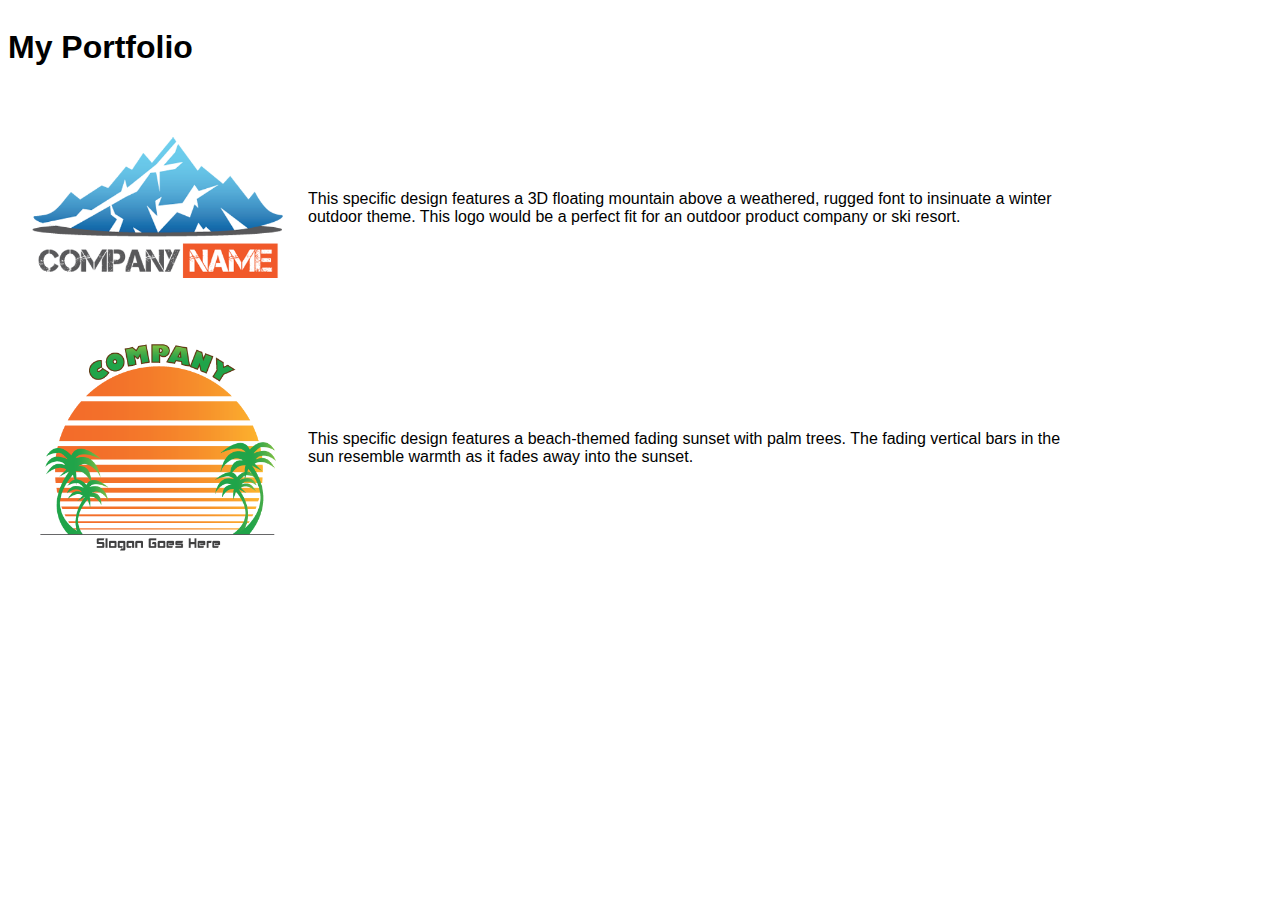
<file: CSS/link-to-a-stylesheet/index.html>
<!DOCTYPE html>

<!-- Instructions: Add a link to the stylesheet 'styles.css' at the designated spot below. -->

<!-- Hints:

* sample link: <link href="path-to-stylesheet/stylesheet.css" rel="stylesheet">
* path to stylesheet: "css/styles.css"

-->

<html>
<head>
	<title>Link to a Stylesheet Quiz</title>
	<!-- the next line loads the tests for the Udacity Feedback extension -->
	<meta name="udacity-grader" content="http://udacity.github.io/fend/lessons/L3/problem-set/10-link-to-a-stylesheet/tests.json">
	<!-- add link here -->
	<link rel="stylesheet" type="text/css" href="css/styles.css">
</head>
<body>
	<div class="container">
		<div class="portfolio">
			<h1>My Portfolio</h1>
			<div class="item">
				<img src="img/out-cold.png" width="300">
				<span>This specific design features a 3D floating mountain above a weathered, rugged font to insinuate a winter outdoor theme. This logo would be a perfect fit for an outdoor product company or ski resort.</span>
			</div>
			<div class="item">
				<img src="img/retro-beach.png" width="300">
				<span>This specific design features a beach-themed fading sunset with palm trees. The fading vertical bars in the sun resemble warmth as it fades away into the sunset.</span>
			</div>
		</div>
	</div>
</body>
</html>
</file>
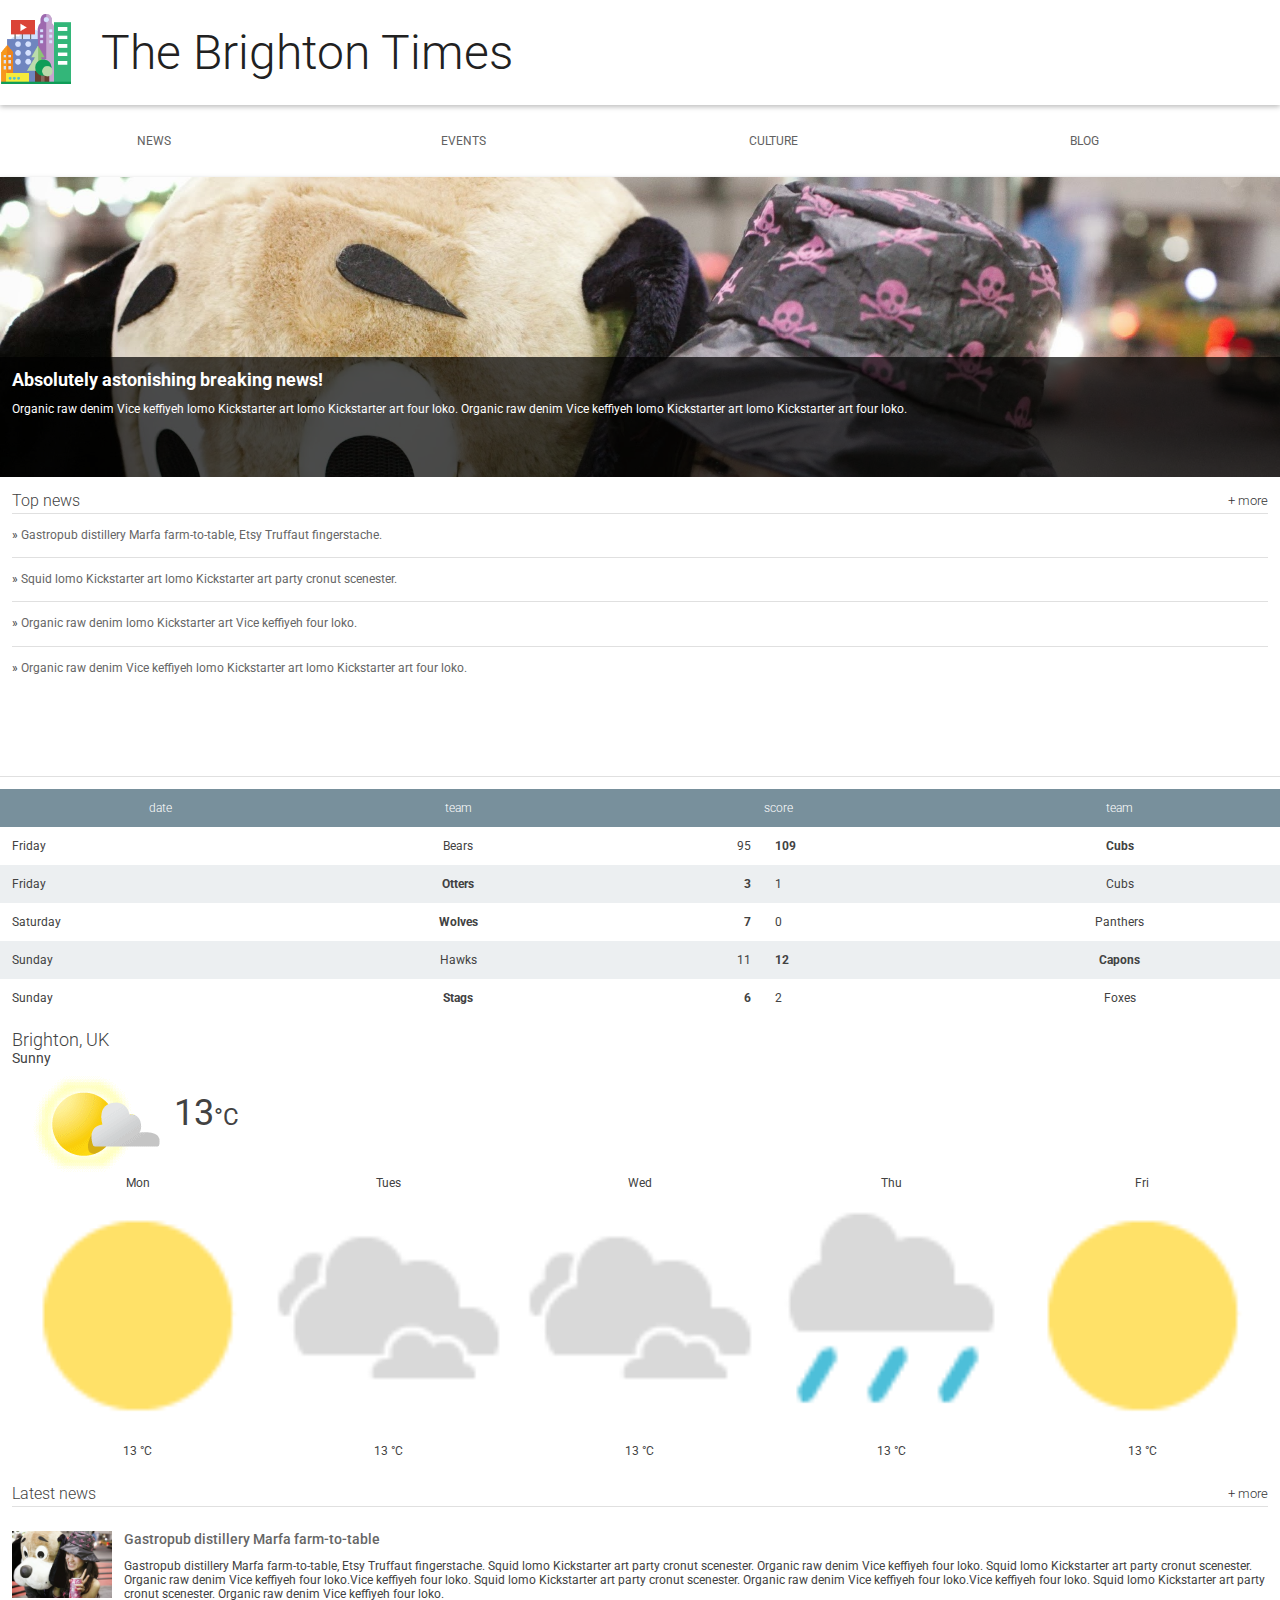
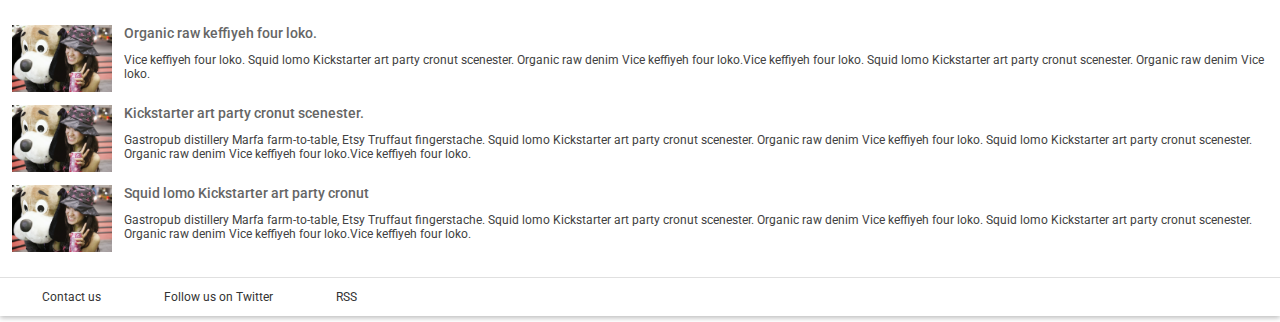
<file: CSS/RWDF-L2-Start/index.html>
<!doctype html>
<html lang="en">
  <head>
    <meta charset="utf-8">
    <meta http-equiv="X-UA-Compatible" content="IE=edge">
    <meta name="viewport" content="width=device-width, initial-scale=1.0">
    <title>Brighton Times</title>
    <link href="https://fonts.googleapis.com/css?family=Roboto:300,400,500" rel="stylesheet" type="text/css">
    <link rel="stylesheet" type="text/css" href="main.css">
  </head>
  <body>

    <header class="header">
      <div class="header__inner">
        <img class="header__logo" src="images/city.png" alt="iconic view of a cityscape">
        <h1 class="header__title">
          The Brighton Times
        </h1>
      </div>
    </header>

    <nav id="drawer" class="nav">
      <ul class="nav__list">
        <li class="nav__item"><a href="#">News</a></li>
        <li class="nav__item"><a href="#">Events</a></li>
        <li class="nav__item"><a href="#">Culture</a></li>
        <li class="nav__item"><a href="#">Blog</a></li>
      </ul>
    </nav>

    <main>
      <section class="content">
        <section class="hero">
          <article class="description">
            <h2>Absolutely astonishing breaking news!</h2>
            <p>Organic raw denim Vice keffiyeh lomo Kickstarter art lomo Kickstarter art four loko. Organic raw denim Vice keffiyeh lomo Kickstarter art lomo Kickstarter art four loko.</p>
          </article>
        </section>

        <section class="news top-news">
          <h2 class="news__title">Top news <a href="#" class="news__more">+ more</a></h2>
          <ul>
            <li class="top-news__item">
              <a href="#">Gastropub distillery Marfa farm-to-table, Etsy Truffaut fingerstache.</a>
            </li>
            <li class="top-news__item">
              <a href="#">Squid lomo Kickstarter art lomo Kickstarter art party cronut scenester.</a>
            </li>
            <li class="top-news__item">
              <a href="#">Organic raw denim lomo Kickstarter art Vice keffiyeh four loko.</a>
            </li>
            <li class="top-news__item">
              <a href="#">Organic raw denim Vice keffiyeh lomo Kickstarter art lomo Kickstarter art four loko.</a>
            </li>
          </ul>
        </section>

        <section class="scores">
          <table class="scores__table">
            <thead>
              <tr>
                <th>date</th>
                <th>team</th>
                <th colspan="2">score</th>
                <th>team</th>
              </tr>
            </thead>
            <tbody>
              <tr>
                <td>Friday</td>
                <td>Bears</td>
                <td>95</td>
                <td class="winner">109</td>
                <td class="winner">Cubs</td>
              </tr>
              <tr>
                <td>Friday</td>
                <td class="winner">Otters</td>
                <td class="winner">3</td>
                <td>1</td>
                <td>Cubs</td>
              </tr>
              <tr>
                <td>Saturday</td>
                <td class="winner">Wolves</td>
                <td class="winner">7</td>
                <td>0</td>
                <td>Panthers</td>
              </tr>
              <tr>
                <td>Sunday</td>
                <td>Hawks</td>
                <td>11</td>
                <td class="winner">12</td>
                <td class="winner">Capons</td>
              </tr>
              <tr>
                <td>Sunday</td>
                <td class="winner">Stags</td>
                <td class="winner">6</td>
                <td>2</td>
                <td>Foxes</td>
              </tr>
              
            </tbody>
          </table>
        </section>

        <section class="weather">
          <span class="weather__location">Brighton, UK</span>
          <span class="weather__desc">Sunny</span>
          <span class="weather__today">
          <img class="weather__today__image" src="images/weather.png" alt="icon of a partially sunny day"><span class="weather__today__temp">13</span><span class="weather__today__deg">&deg;C</span>
          </span>
          <ul class="weather__next">
            <li class="weather__next__item">
              <span>Mon</span>
              <img class="weather__next__image" src="images/sunny.png" alt="icon of a sunny day">
              <span>13 &deg;C</span>
            </li><li class="weather__next__item">
              <span>Tues</span>
              <img class="weather__next__image" src="images/cloudy.png" alt="icon of a cloudy day">
              <span>13 &deg;C</span>
            </li><li class="weather__next__item">
              <span>Wed</span>
              <img class="weather__next__image" src="images/cloudy.png" alt="icon of a cloudy day">
              <span>13 &deg;C</span>
            </li><li class="weather__next__item">
              <span>Thu</span>
              <img class="weather__next__image" src="images/rain.png" alt="icon of a rainy day">
              <span>13 &deg;C</span>
            </li><li class="weather__next__item">
              <span>Fri</span>
              <img class="weather__next__image" src="images/sunny.png" alt="icon of a sunny day">
              <span>13 &deg;C</span>
            </li>
          </ul>
        </section>

        <section class="news recent-news">
          <h2 class="news__title">Latest news <a href="#" class="news__more">+ more</a></h2>
          <ul>
            <li class="snippet">
              <img class="snippet__thumbnail" src="images/dog.jpg" alt="picture of a girl with a large, stuffed dog toy">
              <h3 class="snippet__title"><a href="#">Gastropub distillery Marfa farm-to-table</a></h3>
              <p>Gastropub distillery Marfa farm-to-table, Etsy Truffaut fingerstache.
              Squid lomo Kickstarter art party cronut scenester. Organic raw denim Vice keffiyeh four loko. Squid lomo Kickstarter art party cronut scenester. Organic raw denim Vice keffiyeh four loko.Vice keffiyeh four loko. Squid lomo Kickstarter art party cronut scenester. Organic raw denim Vice keffiyeh four loko.Vice keffiyeh four loko. Squid lomo Kickstarter art party cronut scenester. Organic raw denim Vice keffiyeh four loko.
              </p>
            </li>
            <li class="snippet">
              <img class="snippet__thumbnail" src="images/dog.jpg" alt="picture of a girl with a large, stuffed dog toy">
              <h3 class="snippet__title"><a href="#">Organic raw keffiyeh four loko.</a></h3>
              <p>Vice keffiyeh four loko. Squid lomo Kickstarter art party cronut scenester. Organic raw denim Vice keffiyeh four loko.Vice keffiyeh four loko. Squid lomo Kickstarter art party cronut scenester. Organic raw denim Vice loko.
              </p>
            </li>
            <li class="snippet">
              <img class="snippet__thumbnail" src="images/dog.jpg" alt="picture of a girl with a large, stuffed dog toy">
              <h3 class="snippet__title"><a href="#">Kickstarter art party cronut scenester.</a></h3>
              <p>Gastropub distillery Marfa farm-to-table, Etsy Truffaut fingerstache.
              Squid lomo Kickstarter art party cronut scenester. Organic raw denim Vice keffiyeh four loko. Squid lomo Kickstarter art party cronut scenester. Organic raw denim Vice keffiyeh four loko.Vice keffiyeh four loko.
              </p>
            </li>
            <li class="snippet">
              <img class="snippet__thumbnail" src="images/dog.jpg" alt="picture of a girl with a large, stuffed dog toy">
              <h3 class="snippet__title"><a href="#">Squid lomo Kickstarter art party cronut </a></h3>
              <p>Gastropub distillery Marfa farm-to-table, Etsy Truffaut fingerstache.
              Squid lomo Kickstarter art party cronut scenester. Organic raw denim Vice keffiyeh four loko. Squid lomo Kickstarter art party cronut scenester. Organic raw denim Vice keffiyeh four loko.Vice keffiyeh four loko.
              </p>
            </li>
          </ul>
        </section>
      </section>
      <footer>
        <ul>
          <li><a href="#">Contact us</a></li>
          <li><a href="#">Follow us on Twitter</a></li>
          <li><a href="#">RSS</a></li>
        </ul>
      </footer>
    </main>
  </body>
</html>
</file>
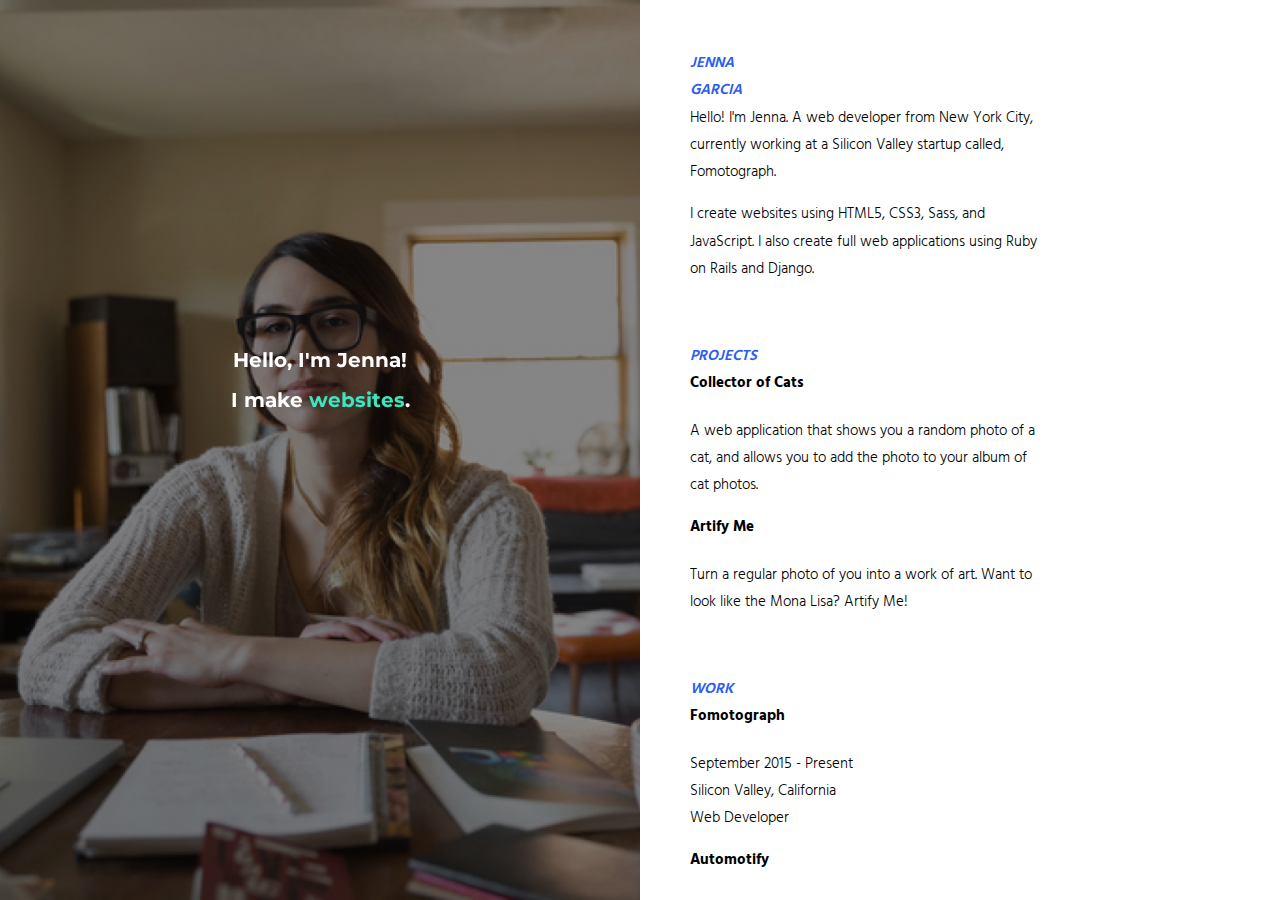
<file: CSS/the-mobile-experience-lab-no-breakpoints/index.html>
<!DOCTYPE html>
<html lang="en">
<head>
  <meta charset="utf-8">
  <meta http-equiv="X-UA-Compatible" content="ie=edge">
  <meta name="viewport" content="width=device-width, initial-rate=2.0">
  <title>The Mobile Experience</title>
  <link href="https://fonts.googleapis.com/css?family=Montserrat:500,700|Hind:400,600,300" rel="stylesheet" type="text/css">
  <link rel="stylesheet" href="css/normalize.css">
  <link rel="stylesheet" href="css/styles.css">
  <!-- current design is from http://rafaelderolez.be/, would need to be replaced if lab approved -->
</head>
<body>
  <div class="container">
    <section class="picture">
      <div class="intro">
        <h1>Hello, I'm Jenna!</h1>
        <h1>I make <em>websites</em>.</h1>
      </div>
      <div class="background">
      </div>
    </section>
    <section class="resume">
      <section class="part">
        <div class="sidebar">
          <span class="tag">Jenna Garcia</span>
        </div>
        <div class="main">
          <p>
            Hello! I'm  Jenna. A web developer from New York City, currently working at a Silicon Valley startup called, Fomotograph.
          </p>
          <p>
            I create websites using HTML5, CSS3, Sass, and JavaScript. I also create full web applications using Ruby on Rails and Django.
          </p>
        </div>
      </section>
      <section class="part">
        <div class="sidebar">
          <span class="tag">Projects</span>
        </div>
        <div class="main">
          <h4>Collector of Cats</h4>
          <p>
            A web application that shows you a random photo of a cat, and allows you to add the photo to your album of cat photos.
          </p>
          <h4>Artify Me</h4>
          <p>
            Turn a regular photo of you into a work of art. Want to look like the Mona Lisa? Artify Me!
          </p>
        </div>
      </section>
      <section class="part">
        <div class="sidebar">
          <span class="tag">Work</span>
        </div>
        <div class="main">
          <div>
            <h4>Fomotograph</h4>
            <div class="date-range">September 2015 - Present</div>
            <p>Silicon Valley, California<br />
            Web Developer</p>
          </div>
          <div>
            <h4>Automotify</h4>
            <div class="date-range">December 2012 - September 2015</div>
            <p>London, England<br />
            Web Developer</p>
          </div>
          <div>
            <h4>Jenna's Web Development Consultancy</h4>
            <div class="date-range">August 2011 - December 2012</div>
            <p>New York, New York<br />
            Web Developer</p>
          </div>
        </div>
      </section>
    </section>
  </div>
</body>
</html>
</file>
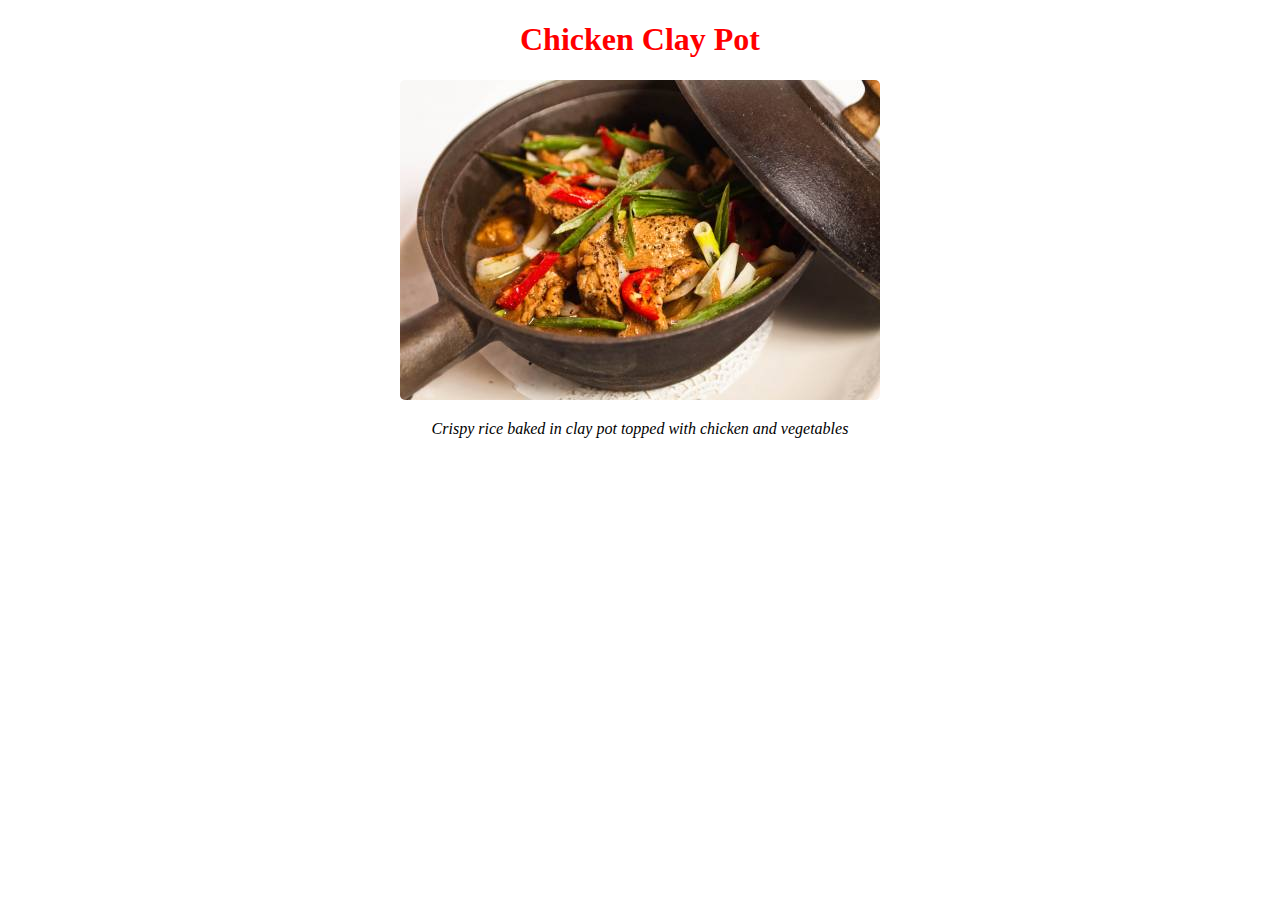
<file: CSS/writing-selectors/index.html>
<!DOCTYPE html>
<html>
<head>
	<title>Writing Selectors Quiz</title>
	<!-- the next line loads the tests for the Udacity Feedback extension -->
	<meta name="udacity-grader" content="http://udacity.github.io/fend/lessons/L3/problem-set/05-writing-selectors/tests.json">
	<style>
		#menu {
			text-align: center;
		}
		.item {
			color: red;
		}
		.picture {
			border-radius: 5px;
		}
		.description {
			font-style: italic;
		}
	</style>
</head>
<body>
	<div id="menu">
		<h1 class="item">Chicken Clay Pot</h1>
		<img src="img/clay-pot.jpg" alt="clay pot" class="picture">
		<p class="description">Crispy rice baked in clay pot topped with chicken and vegetables</p>
	</div>
</body>
</html>
</file>
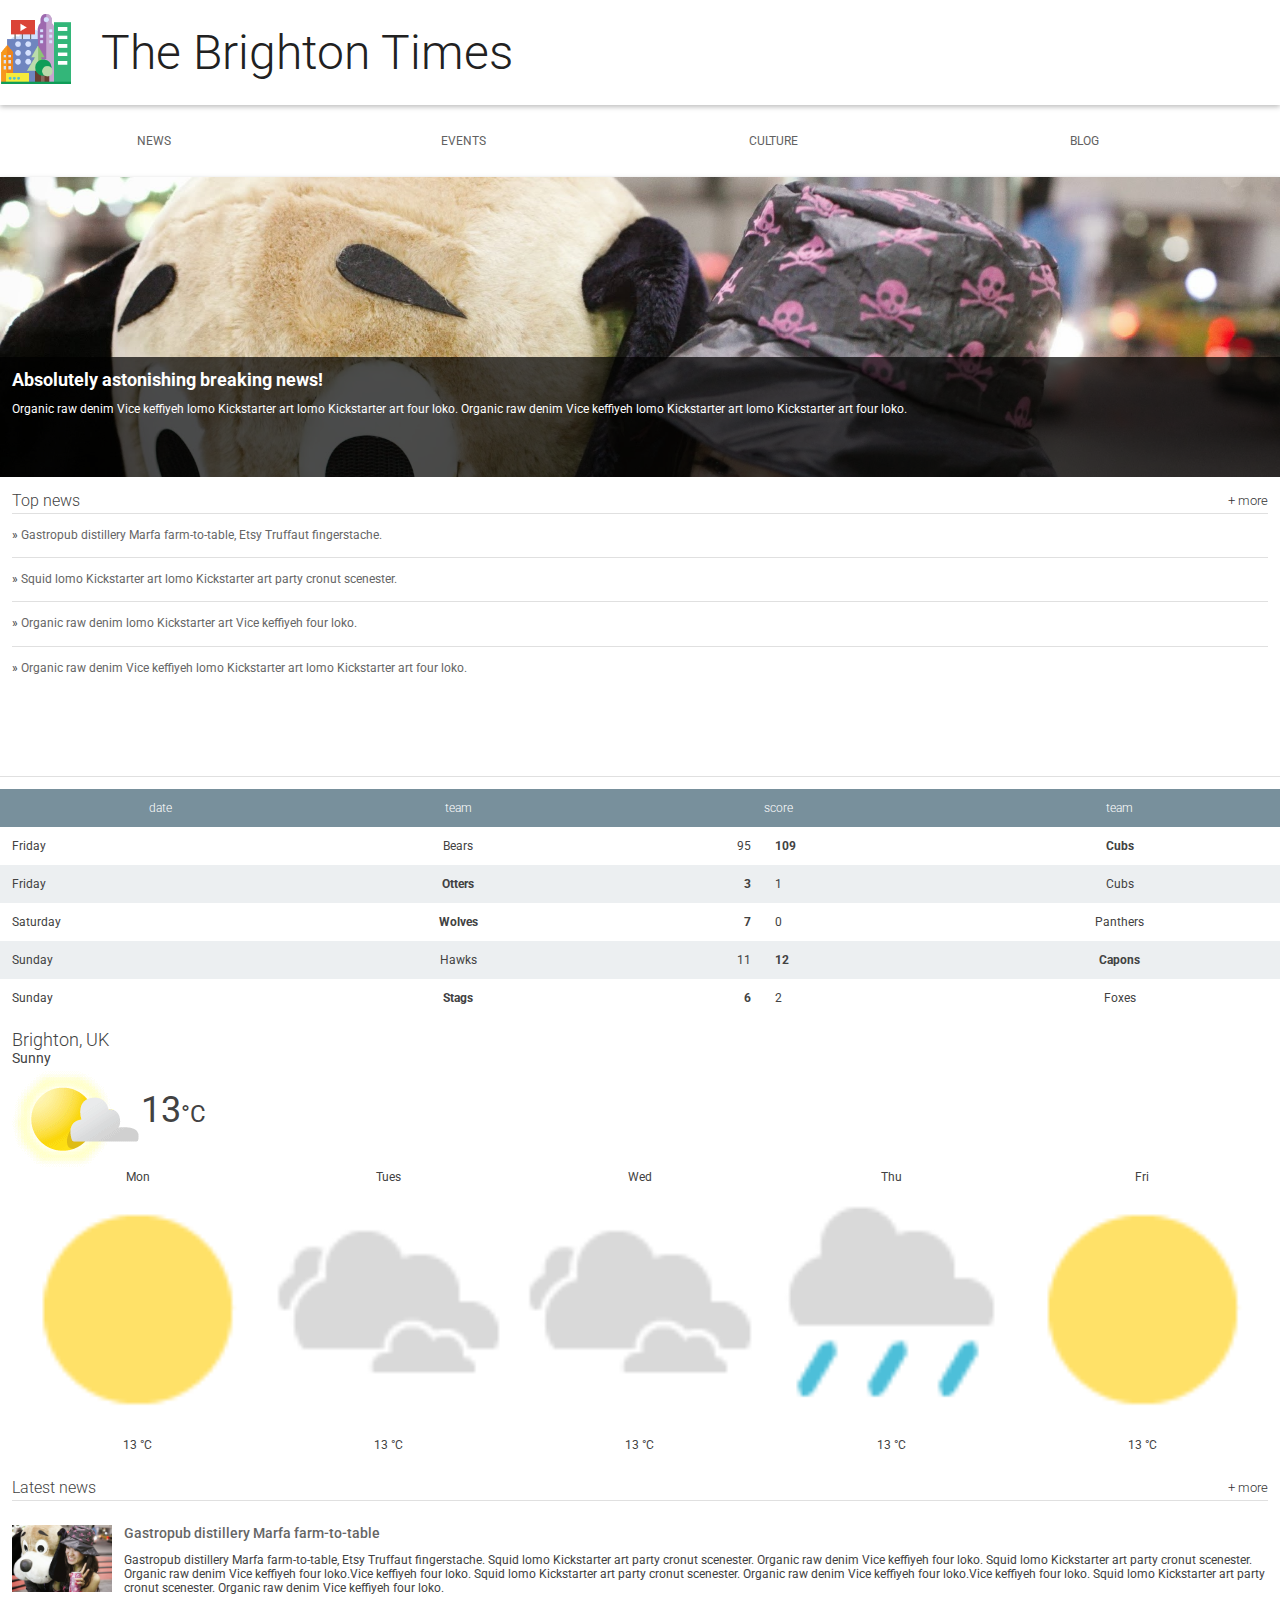
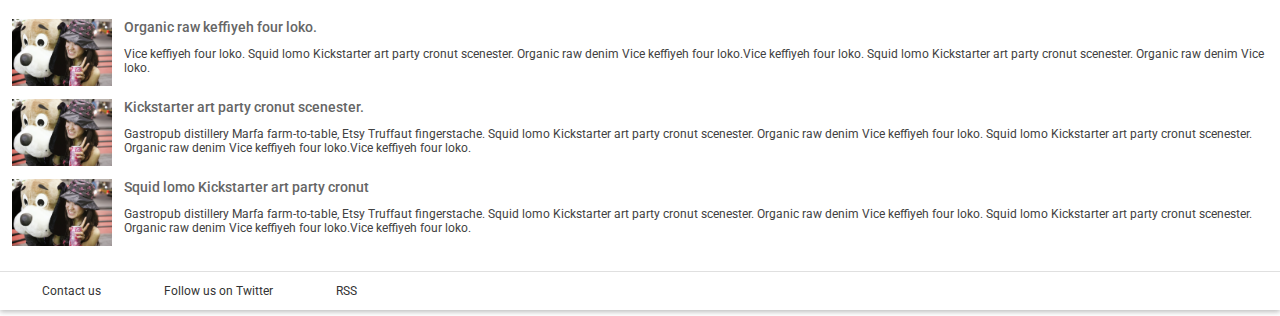
<file: CSS/RWDF-L2-Start/RWDF L2 Solution/index.html>
<!doctype html>
<html lang="en">
  <head>
    <meta charset="utf-8">
    <meta name="viewport" content="width=device-width,initial-scale=1">
    <meta http-equiv="X-UA-Compatible" content="IE=edge">
    <title>Brighton Times</title>
    <link href="https://fonts.googleapis.com/css?family=Roboto:300,400,500" rel="stylesheet" type="text/css">
    <link rel="stylesheet" type="text/css" href="main.css">
  </head>
  <body>

    <header class="header">
      <div class="header__inner">
        <img class="header__logo" src="images/city.png" alt="iconic view of a cityscape">
        <h1 class="header__title">
          The Brighton Times
        </h1>
      </div>
    </header>

    <nav id="drawer" class="nav">
      <ul class="nav__list">
        <li class="nav__item"><a href="#">News</a></li>
        <li class="nav__item"><a href="#">Events</a></li>
        <li class="nav__item"><a href="#">Culture</a></li>
        <li class="nav__item"><a href="#">Blog</a></li>
      </ul>
    </nav>

    <main>
      <section class="content">
        <section class="hero">
          <article class="description">
            <h2>Absolutely astonishing breaking news!</h2>
            <p>Organic raw denim Vice keffiyeh lomo Kickstarter art lomo Kickstarter art four loko. Organic raw denim Vice keffiyeh lomo Kickstarter art lomo Kickstarter art four loko.</p>
          </article>
        </section>

        <section class="news top-news">
          <h2 class="news__title">Top news <a href="#" class="news__more">+ more</a></h2>
          <ul>
            <li class="top-news__item">
              <a href="#">Gastropub distillery Marfa farm-to-table, Etsy Truffaut fingerstache.</a>
            </li>
            <li class="top-news__item">
              <a href="#">Squid lomo Kickstarter art lomo Kickstarter art party cronut scenester.</a>
            </li>
            <li class="top-news__item">
              <a href="#">Organic raw denim lomo Kickstarter art Vice keffiyeh four loko.</a>
            </li>
            <li class="top-news__item">
              <a href="#">Organic raw denim Vice keffiyeh lomo Kickstarter art lomo Kickstarter art four loko.</a>
            </li>
          </ul>
        </section>

        <section class="scores">
          <table class="scores__table">
            <thead>
              <tr>
                <th>date</th>
                <th>team</th>
                <th colspan="2">score</th>
                <th>team</th>
              </tr>
            </thead>
            <tbody>
              <tr>
                <td>Friday</td>
                <td>Bears</td>
                <td>95</td>
                <td class="winner">109</td>
                <td class="winner">Cubs</td>
              </tr>
              <tr>
                <td>Friday</td>
                <td class="winner">Otters</td>
                <td class="winner">3</td>
                <td>1</td>
                <td>Cubs</td>
              </tr>
              <tr>
                <td>Saturday</td>
                <td class="winner">Wolves</td>
                <td class="winner">7</td>
                <td>0</td>
                <td>Panthers</td>
              </tr>
              <tr>
                <td>Sunday</td>
                <td>Hawks</td>
                <td>11</td>
                <td class="winner">12</td>
                <td class="winner">Capons</td>
              </tr>
              <tr>
                <td>Sunday</td>
                <td class="winner">Stags</td>
                <td class="winner">6</td>
                <td>2</td>
                <td>Foxes</td>
              </tr>
              
            </tbody>
          </table>
        </section>

        <section class="weather">
          <span class="weather__location">Brighton, UK</span>
          <span class="weather__desc">Sunny</span>
          <span class="weather__today">
          <img class="weather__today__image" src="images/weather.png" alt="icon of a partially sunny day"><span class="weather__today__temp">13</span><span class="weather__today__deg">&deg;C</span>
          </span>
          <ul class="weather__next">
            <li class="weather__next__item">
              <span>Mon</span>
              <img class="weather__next__image" src="images/sunny.png" alt="icon of a sunny day">
              <span>13 &deg;C</span>
            </li><li class="weather__next__item">
              <span>Tues</span>
              <img class="weather__next__image" src="images/cloudy.png" alt="icon of a cloudy day">
              <span>13 &deg;C</span>
            </li><li class="weather__next__item">
              <span>Wed</span>
              <img class="weather__next__image" src="images/cloudy.png" alt="icon of a cloudy day">
              <span>13 &deg;C</span>
            </li><li class="weather__next__item">
              <span>Thu</span>
              <img class="weather__next__image" src="images/rain.png" alt="icon of a rainy day">
              <span>13 &deg;C</span>
            </li><li class="weather__next__item">
              <span>Fri</span>
              <img class="weather__next__image" src="images/sunny.png" alt="icon of a sunny day">
              <span>13 &deg;C</span>
            </li>
          </ul>
        </section>

        <section class="news recent-news">
          <h2 class="news__title">Latest news <a href="#" class="news__more">+ more</a></h2>
          <ul>
            <li class="snippet">
              <img class="snippet__thumbnail" src="images/dog.jpg" alt="picture of a girl with a large, stuffed dog toy">
              <h3 class="snippet__title"><a href="#">Gastropub distillery Marfa farm-to-table</a></h3>
              <p>Gastropub distillery Marfa farm-to-table, Etsy Truffaut fingerstache.
              Squid lomo Kickstarter art party cronut scenester. Organic raw denim Vice keffiyeh four loko. Squid lomo Kickstarter art party cronut scenester. Organic raw denim Vice keffiyeh four loko.Vice keffiyeh four loko. Squid lomo Kickstarter art party cronut scenester. Organic raw denim Vice keffiyeh four loko.Vice keffiyeh four loko. Squid lomo Kickstarter art party cronut scenester. Organic raw denim Vice keffiyeh four loko.
              </p>
            </li>
            <li class="snippet">
              <img class="snippet__thumbnail" src="images/dog.jpg" alt="picture of a girl with a large, stuffed dog toy">
              <h3 class="snippet__title"><a href="#">Organic raw keffiyeh four loko.</a></h3>
              <p>Vice keffiyeh four loko. Squid lomo Kickstarter art party cronut scenester. Organic raw denim Vice keffiyeh four loko.Vice keffiyeh four loko. Squid lomo Kickstarter art party cronut scenester. Organic raw denim Vice loko.
              </p>
            </li>
            <li class="snippet">
              <img class="snippet__thumbnail" src="images/dog.jpg" alt="picture of a girl with a large, stuffed dog toy">
              <h3 class="snippet__title"><a href="#">Kickstarter art party cronut scenester.</a></h3>
              <p>Gastropub distillery Marfa farm-to-table, Etsy Truffaut fingerstache.
              Squid lomo Kickstarter art party cronut scenester. Organic raw denim Vice keffiyeh four loko. Squid lomo Kickstarter art party cronut scenester. Organic raw denim Vice keffiyeh four loko.Vice keffiyeh four loko.
              </p>
            </li>
            <li class="snippet">
              <img class="snippet__thumbnail" src="images/dog.jpg" alt="picture of a girl with a large, stuffed dog toy">
              <h3 class="snippet__title"><a href="#">Squid lomo Kickstarter art party cronut </a></h3>
              <p>Gastropub distillery Marfa farm-to-table, Etsy Truffaut fingerstache.
              Squid lomo Kickstarter art party cronut scenester. Organic raw denim Vice keffiyeh four loko. Squid lomo Kickstarter art party cronut scenester. Organic raw denim Vice keffiyeh four loko.Vice keffiyeh four loko.
              </p>
            </li>
          </ul>
        </section>
      </section>
      <footer>
        <ul>
          <li><a href="#">Contact us</a></li>
          <li><a href="#">Follow us on Twitter</a></li>
          <li><a href="#">RSS</a></li>
        </ul>
      </footer>
    </main>
  </body>
</html>
</file>
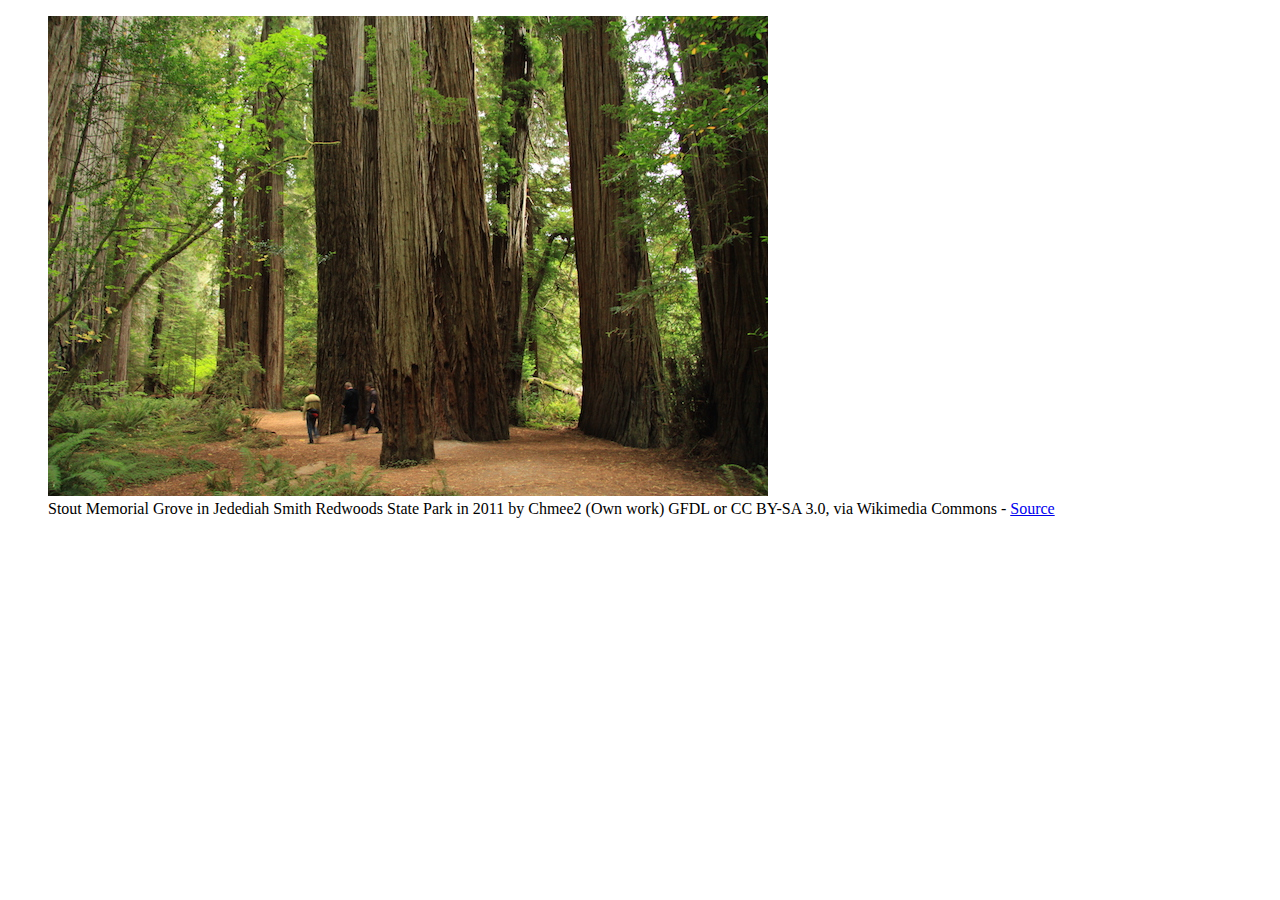
<file: HTML/indexFigures.html>
<!DOCTYPE html>
<html lang="en">
<head>
  <meta charset="UTF-8">
  <title>Figures Quiz</title>
  <!-- the next line loads the tests for the Udacity Feedback extension -->
  <meta name="udacity-grader" content="http://udacity.github.io/fend/fend-refresh/lesson2/problem-set/figures/tests.json">
</head>
<body>
  <!--
  You'll see some text written like this below: [words that are displayed](http://website.com). This is Markdown syntax for a link. You can think of Markdown as HTML shorthand. You'll need to turn it into HTML that looks like <a href="http://website.com">words that are displayed</a>.

  Learn more about Markdown here: https://daringfireball.net/projects/markdown/
  -->

  <!-- Turn this into HTML! -->
  <figure>
    <img src="redwoods_state_park.jpg" alt="Redwoods State Park">
    <figcaption>
    Stout Memorial Grove in Jedediah Smith Redwoods State Park in 2011 by Chmee2 (Own work) GFDL or CC BY-SA 3.0, via Wikimedia Commons - <a href="https://commons.wikimedia.org/wiki/File%3AStout_Memorial_Grove_in_Jedediah_Smith_Redwoods_State_Park_in_2011_(22).JPG">Source</a>
   </figcaption>
  </figure>
</body>
</html>
</file>
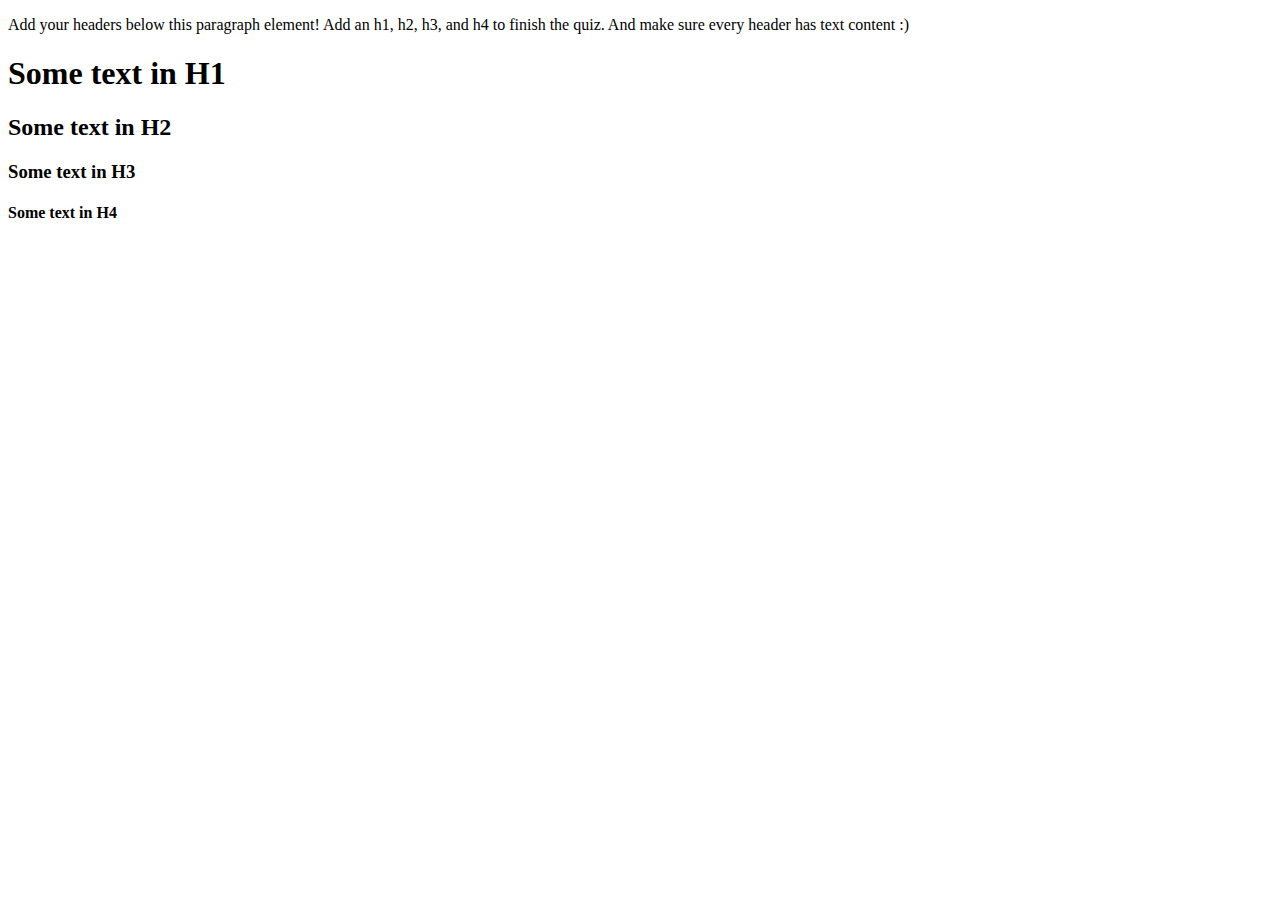
<file: HTML/indexHeaders.html>
<!DOCTYPE html>
<html lang="en">
<head>
  <meta charset="UTF-8">
  <title>Headers Quiz</title>
  <!-- the next line loads the tests for the Udacity Feedback extension -->
  <meta name="udacity-grader" content="http://udacity.github.io/fend/fend-refresh/lesson2/problem-set/headers/tests.json">
</head>
<body>
  <p>Add your headers below this paragraph element! Add an h1, h2, h3, and h4 to finish the quiz. And make sure every header has text content :)</p>
  <h1>Some text in H1</h1>
  <h2>Some text in H2</h2>
  <h3>Some text in H3</h3>
  <h4>Some text in H4</h4>
</body>
</html>
</file>
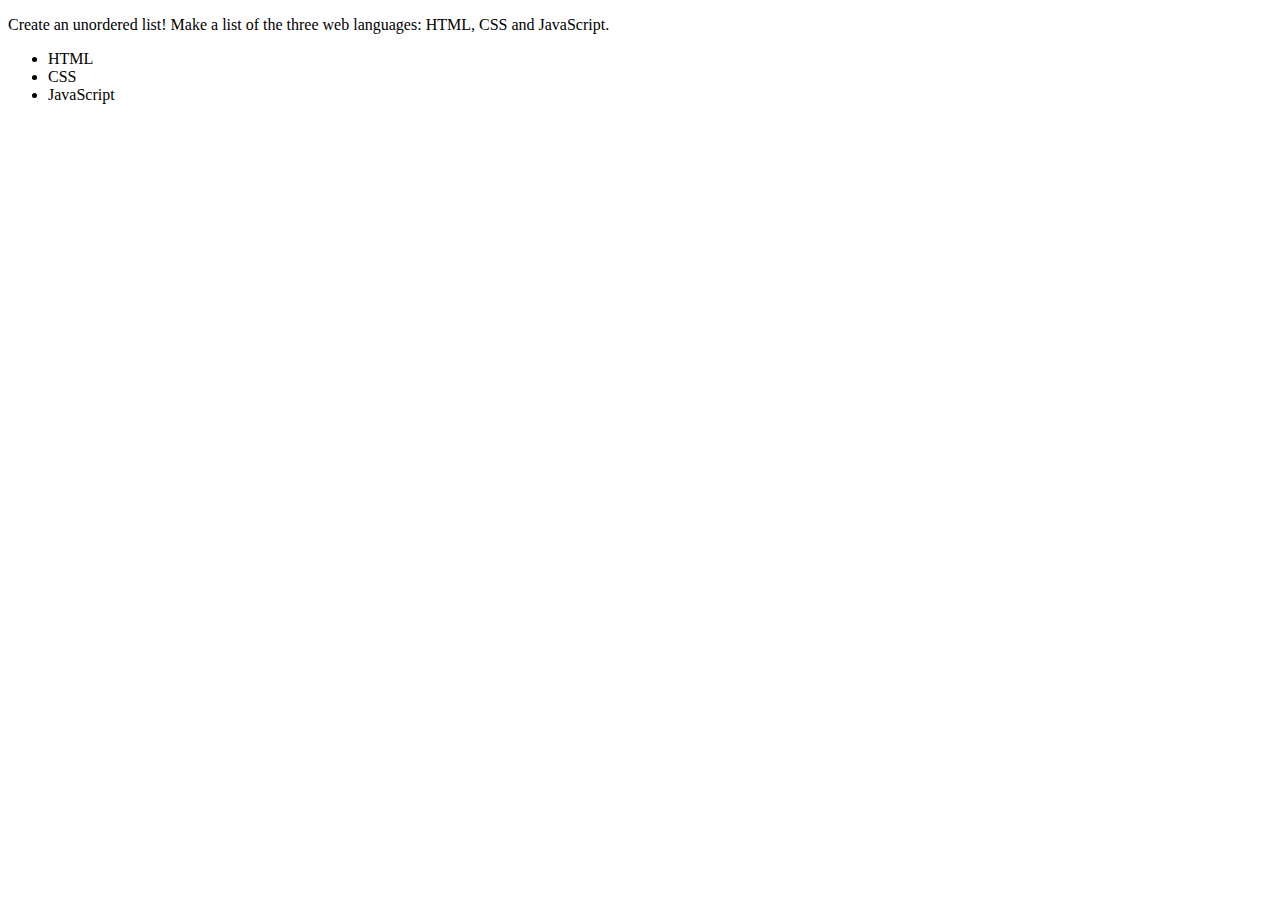
<file: HTML/indexLists.html>
<!DOCTYPE html>
<html lang="en">
<head>
  <meta charset="UTF-8">
  <title>Lists Quiz</title>
  <!-- the next line loads the tests for the Udacity Feedback extension -->
  <meta name="udacity-grader" content="http://udacity.github.io/fend/fend-refresh/lesson2/problem-set/lists/tests.json">
</head>
<body>
  <p>Create an unordered list! Make a list of the three web languages: HTML, CSS and JavaScript.</p>
  <ul>
  	<li>HTML</li>
  	<li>CSS</li>
  	<li>JavaScript</li>
  </ul>
</body>
</html>
</file>
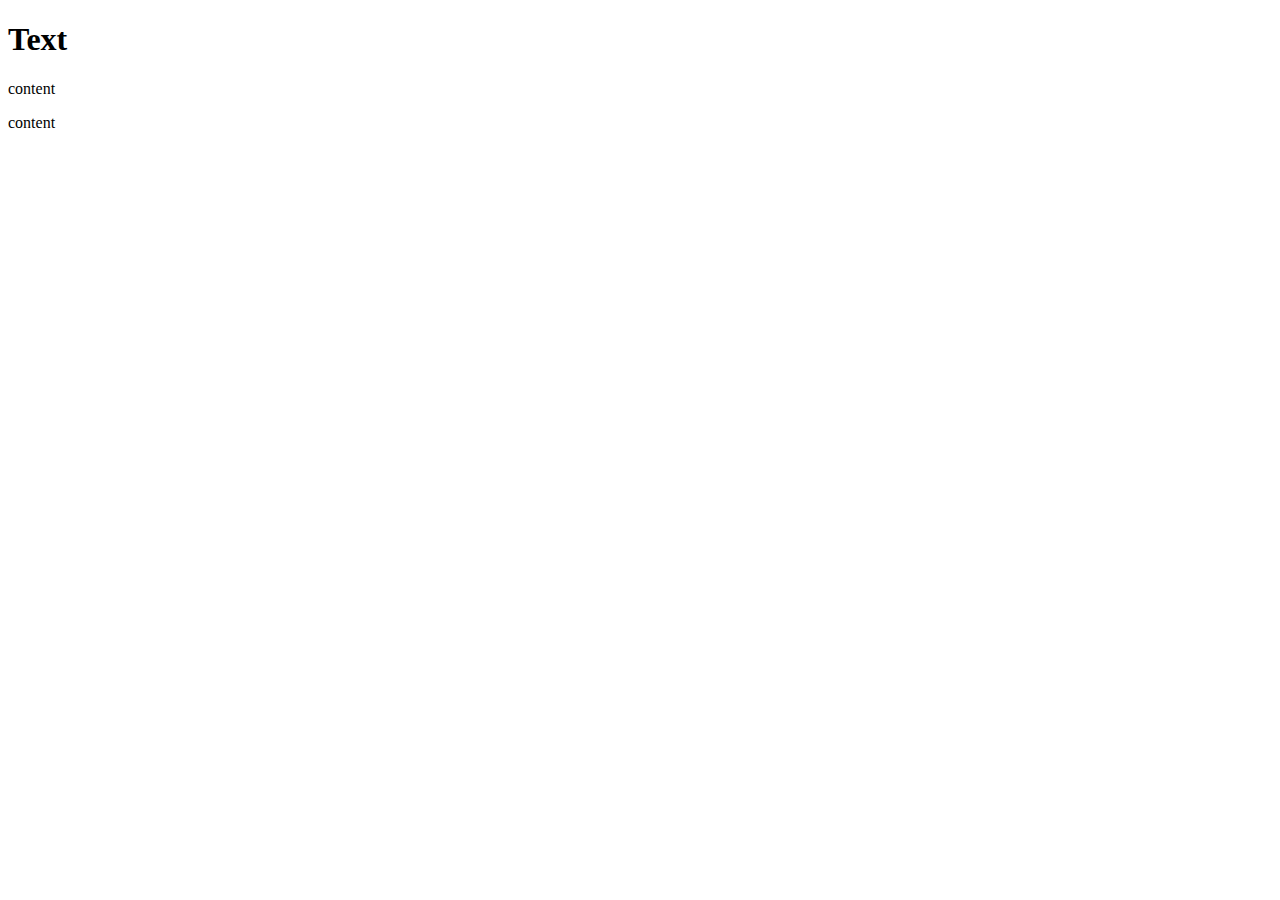
<file: HTML/indexTree.html>
<!DOCTYPE html>
<html lang="en">
<head>
  <meta charset="UTF-8">
  <title>Tree to HTML</title>
  <!-- the next line loads the tests for the Udacity Feedback extension -->
  <meta name="udacity-grader" content="http://udacity.github.io/fend/fend-refresh/lesson2/problem-set/tree-to-html/tests.json">
</head>
<body>
  <!-- Did you notice that the body tag - the top of the sample tree - is already here? You don't need to add another one. -->
  <h1>Text</h1>
  <div>
  	<p>content</p>
  	<p>content</p>
  </div>
</body>
</html>
</file>
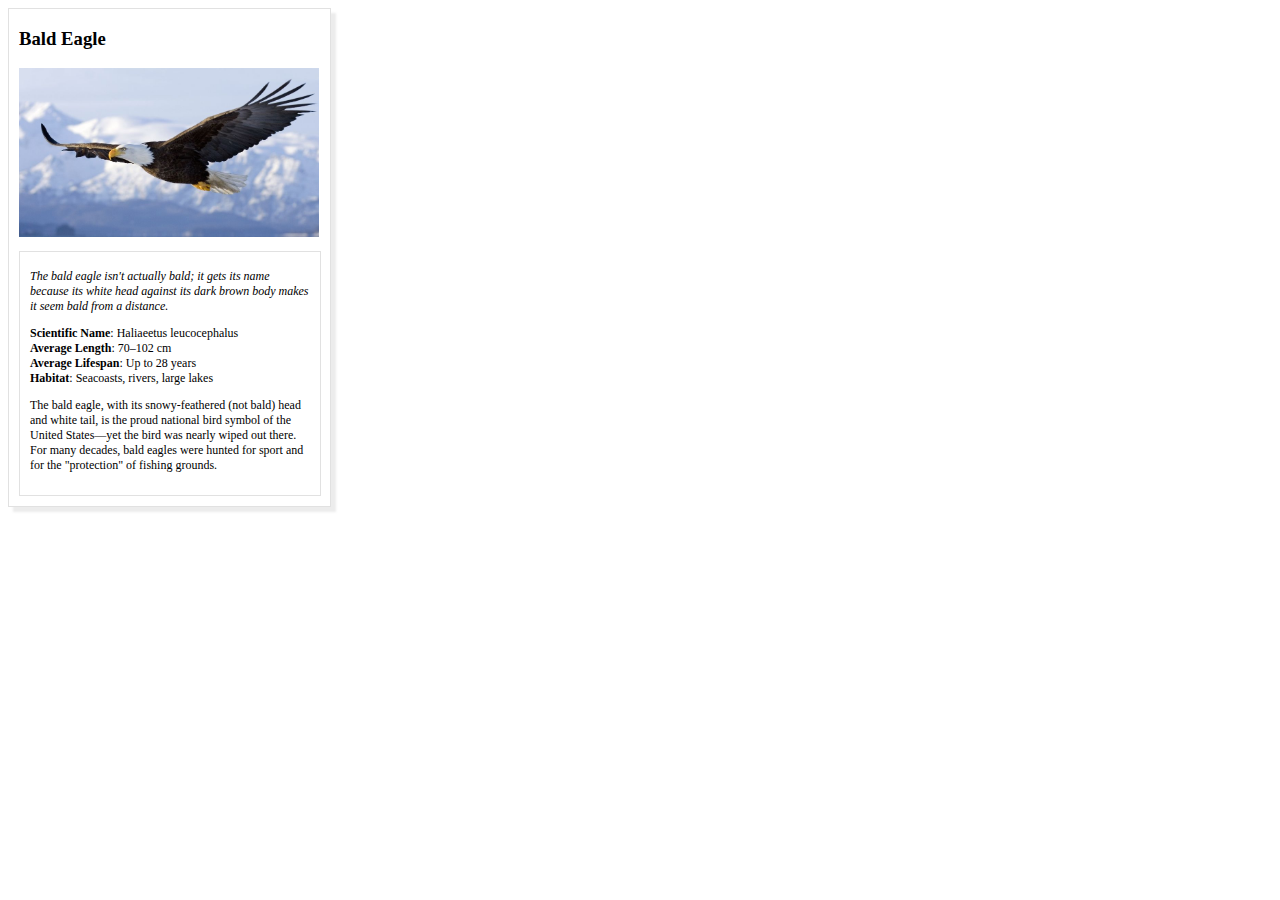
<file: CSS/fend-animal-trading-cards-master/card.html>
<!DOCTYPE html>
<html>
<head>
	<meta charset="utf-8">
	<title>Animal Trading Cards</title>
	<link rel="stylesheet" href="styles.css">
</head>
<body>
	<div class="outsideBorder">
		<!-- your favorite animal's name goes here -->
		<h3>Bald Eagle</h3>
		<!-- your favorite animal's image goes here -->
		<img class="animal" src="bald-eagle.jpg" alt="The amazing Bald Eagle">
		<div class="internalBorder">
			<!-- your favorite animal's interesting fact goes here -->
			<p class="italic">The bald eagle isn't actually bald; it gets its name because its white head against its dark brown body makes it seem bald from a distance.</p>
			<ul>
				<!-- your favorite animal's list items go here -->
				<li><span>Scientific Name</span>: Haliaeetus leucocephalus</li>
				<li><span>Average Length</span>: 70–102 cm</li>
				<li><span>Average Lifespan</span>: Up to 28 years</li>
				<li><span>Habitat</span>: Seacoasts, rivers, large lakes</li>
			</ul>
			<!-- your favorite animal's description goes here -->
			<p>The bald eagle, with its snowy-feathered (not bald) head and white tail, is the proud national bird symbol of the United States—yet the bird was nearly wiped out there. For many decades, bald eagles were hunted for sport and for the "protection" of fishing grounds.</p>
		</div>
	</div>
</body>
</html>
</file>
<file: CSS/link-to-a-stylesheet/css/styles.css>
body {
	font-family: 'Roboto', sans-serif;
}
.container {
	display: flex;
	flex-wrap: wrap;
}
.menu {
	width: 15%;
}
.portfolio {
	width: 85%;
}
.item {
	width: 100%;
	clear: both;
}
.item img {
	float: left
}
.item span {
	display: table-cell;
	vertical-align: middle;
	height: 240px;
}
</file>
<file: CSS/RWDF-L2-Start/main.css>
body, html {
  margin: 0;
  padding: 0;
  width: 100%;
  height: 100%;
}

body {
  font-family: Roboto;
  font-size: 12px;
  color: #424242;
}

h1, h2, h3, h4, h5 {
  margin: 0; 
}

header, nav, footer, section, article, div {
  box-sizing: border-box;
}

ul {
  list-style: none;
  padding: 0;
  margin: 0;
}


/*
 *
 * Common
 * 
 */

.news__more {
  float: right;
  font-size: .8em;
  color: #333;
  text-decoration: none;
}


/*
 *
 * Header
 *
 */

.header {
  box-shadow: 0 2px 5px rgba(0, 0, 0, 0.26);
  min-height: 56px;
  transition: min-height 0.3s;
}

.header__inner {
  width: 100%;
  margin-left: auto;
  margin-right: auto;
}

.header__logo {
  height: 72px;
  margin-right: 1em;
  vertical-align: top;
  margin-top: 12px;
}

.header__title {
  font-weight: 300;
  font-size: 4em;
  margin: 0.5em 0.25em;
  display: inline-block;
  color: #212121;
}


/*
 *
 * Top Level Navigation
 *
 */

.nav {
  width: 100%;
  margin-left: auto;
  margin-right: auto;
}

.nav__list {
  width: 100%;
  padding: 0;
  margin: 0;
}

.nav__item {
  box-sizing: border-box;
  display: inline-block;
  width: 24%;
  text-align: center;
  line-height: 24px;
  padding: 24px;
  text-transform: uppercase;
}

.nav a {
  text-decoration: none;
  color: #616161;
  padding: 1.5em;
}

.nav a:hover {
  text-decoration: underline;
  color: #212121;
}


/*
 *
 * Main
 *
 */

main {
  box-shadow: 0 2px 5px rgba(0, 0, 0, 0.26);
  width: 100%;
  margin-left: auto;
  margin-right: auto;
}

/*
 *
 * Content
 *
 */
.content {
  width: 100%;
}

/*
 *
 * Hero
 *
 */

.hero {
  /*float: left;*/
  width: 100%;
  position: relative;
  background-image: url("./images/dog.jpg");
  background-size: cover;
  height: 300px;
}

.hero article {
  box-sizing: border-box;
  background-color: #000;
  background-color: rgba(0, 0, 0, 0.7);
  position: absolute;
  bottom: 0;
  height: 40%;
  width: 100%;
  color: #fff;
  padding: 1em;
}


/*
 *
 * Top News
 *
 */

.top-news {
  /*float: right;*/
  width: 100%;
  height: 300px;
  border-bottom: 1px solid #E0E0E0;
  padding: 1em;
}

.news__title {
  font-weight: 300;
  border-bottom: 1px solid #E0E0E0;
  line-height: 24px;
  font-size: 16px;
}

.top-news__item {
  border-bottom: 1px solid #E0E0E0;
  padding: 1em 0;
  line-height: 19.2px;
}

.top-news__item:before {
  content: "» ";
}

.top-news__item:last-child {
  border-bottom: none;
}

.top-news__item a {
  text-decoration: none;
  color: #666;
  padding-top: 1.5em;
  padding-bottom: 1.5em;
}

.top-news__item a:hover,
.top-news__item a:active {
  text-decoration: underline;
}


/*
 *
 * Sport Scores
 *
 */

.scores {
  width: 100%;
  /*float: left;*/
  padding-top: 1em;
}

.scores__table {
  width: 100%;
  border-collapse: collapse;
}

.scores__table th,
.scores__table td {
  padding: 1em; 
}

.scores__table th {
  color: #fff;
  font-weight: 300;
  background-color: #78909C;
}

.scores__table tr:nth-child(odd) td {
  background-color: #fff;
}

.scores__table tr:nth-child(even) td {
  background-color: #eceff1;
}

.scores__table td.winner {
  font-weight: bold;
}

.scores__table td:nth-child(3) {
  text-align: right;
}

.scores__table td:nth-child(2),
.scores__table td:nth-child(5) {
  text-align: center;
}

/*
 *
 * Weather
 *
 */

.weather {
  /*float: right;*/
  width: 100%;
  padding: 1em;
}

.weather__location {
  display: block;
  font-weight: 300;
  font-size: 1.5em;
}

.weather__desc {
  display: block;
  font-size: 1.2em;
}

.weather__today {
  width: 60%;
  vertical-align: middle;
}

.weather__today__image {
  vertical-align: middle
}

.weather__today__temp {
  font-size: 3em;
}

.weather__today__deg {
  font-size: 2em;
  display: inline;
}

.weather__next__item {
  display: inline-block;
  width: 20%;
  text-align: center;
}

.weather__next__item span {
  display: block;
}

.weather__next__image {
  width: 100%;
}


/*
 *
 * Weather
 *
 */

.recent-news {
  clear: both;
  padding: 1em;
}

.snippet {
  clear: both;
  margin: 24px 0;
}

.snippet__thumbnail {
  width: 100px;
  float: left;
  margin-right: 1em;
}

.snippet__title {
  font-weight: 500;
}

.snippet__title a {
  text-decoration: none;
  color: #666;
  padding-top: 1.5em;
  padding-bottom: 1.5em;
}

.snippet__title a:hover,
.snippet__title a:active {
  text-decoration: underline;
}


/*
 *
 * Footer
 *
 */

footer {
  border-top: 1px solid #E0E0E0;
  padding: 1em;
  width: 100%;
}

footer li {
  display: inline-block;
  margin: 0 1em;
}

footer a {
  text-decoration: none;
  color: #333;
  padding: 1.5em;
}
</file>
<file: CSS/the-mobile-experience-lab-no-breakpoints/css/styles.css>
html {
    box-sizing: border-box
}
*,
*::after,
*::before {
    box-sizing: inherit
}
h1, h2, h3, h4, h5, h6 {
  margin-top: 0;
}
p {
  margin: 0 0 1em;
}
.container {
  width: 1920px;
  margin: 0 auto;
}
.picture, .resume {
  position: fixed;
  width: 50%;
  padding: 3.125rem;
}
.picture {
  top: 0;
  left: 0;
}
.intro {
  width: 75%;
  margin: 55% auto 0;
  font-family: Montserrat, sans-serif;
  font-size: 10px;
  line-height: 1.35;
  font-weight: 500;
  color: #fff;
  text-align: center;
}
.background {
  position: absolute;
  top: 0;
  left: 0;
  z-index: -1;
  width: 100%;
  height: 100vh;
  background: linear-gradient(rgba(0, 0, 0, 0.4), rgba(0, 0, 0, 0.4)), url("../img/profile.jpg");
  background-size: cover;
  background-position: center top;
  filter: brightness(90%);
}
.intro em {
  color: #3ee6bf;
  font-style: normal;
  position: relative;
  font-weight: 700;
}
.resume {
  top: 0;
  right: 0;
  bottom: 0;
  background-color: #fff;
  font-family: Hind, sans-serif;
  font-size: 0.9375rem;
  font-weight: 300;
  line-height: 1.818;
  overflow-y: scroll;
}
.part {
  width: 100%;
  margin-top: 3em;
  clear: both;
  overflow: hidden;
}
.part:first-child {
  margin-top: 0;
}
.sidebar, .main {
  float: left;
}
.sidebar {
  width: 10%;
}
.main {
  width: 90%;
  padding-right: 25%;
}
.tag {
  text-transform: uppercase;
  font-style: italic;
  font-weight: 600;
  color: rgb(43, 93, 240);
}

@media screen and (max-width: 1700px) {
  .sidebar, .main {
    float: none;
  }
}
@media screen and (max-width: 589px) {
  /*something here*/
  .container {
    width: 100%;
  }
  .picture, .resume {
    width: 100%;
  }
  .sidebar, .main {
    float: none;
  }
}
@media screen and (min-width: 590px) and (max-width: 768px) {
  /*something here*/
  .container {
    width: 100%;
  }
  .picture, .resume {
    width: 50%;
  }
  .sidebar, .main {
    float: none;
  }
}
</file>
<file: CSS/RWDF-L2-Start/RWDF L2 Solution/main.css>
body, html {
  margin: 0;
  padding: 0;
  width: 100%;
  height: 100%;
}

body {
  font-family: Roboto;
  font-size: 12px;
  color: #424242;
}

h1, h2, h3, h4, h5 {
  margin: 0;
}

header, nav, footer, section, article, div {
  box-sizing: border-box;
}

ul {
  list-style: none;
  padding: 0;
  margin: 0;
}


/*
 *
 * Common
 *
 */

.news__more {
  float: right;
  font-size: .8em;
  color: #333;
  text-decoration: none;
}


/*
 *
 * Header
 *
 */

.header {
  box-shadow: 0 2px 5px rgba(0, 0, 0, 0.26);
  min-height: 56px;
  transition: min-height 0.3s;
}

.header__inner {
  width: 100%;
  margin-left: auto;
  margin-right: auto;
}

.header__logo {
  height: 72px;
  margin-right: 1em;
  vertical-align: top;
  margin-top: 12px;
}

.header__title {
  font-weight: 300;
  font-size: 4em;
  margin: 0.5em 0.25em;
  display: inline-block;
  color: #212121;
}


/*
 *
 * Top Level Navigation
 *
 */

.nav {
  width: 100%;
  margin-left: auto;
  margin-right: auto;
}

.nav__list {
  width: 100%;
  padding: 0;
  margin: 0;
}

.nav__item {
  box-sizing: border-box;
  display: inline-block;
  width: 24%;
  text-align: center;
  line-height: 24px;
  padding: 24px;
  text-transform: uppercase;
}

.nav a {
  text-decoration: none;
  color: #616161;
  padding: 1.5em;
}

.nav a:hover {
  text-decoration: underline;
  color: #212121;
}


/*
 *
 * Main
 *
 */

main {
  box-shadow: 0 2px 5px rgba(0, 0, 0, 0.26);
  width: 100%;
  margin-left: auto;
  margin-right: auto;
}

/*
 *
 * Content
 *
 */


/*
 *
 * Hero
 *
 */

.hero {
  width: 100%;
  position: relative;
  background-image: url("./images/dog.jpg");
  background-size: cover;
  height: 300px;
}

.hero article {
  box-sizing: border-box;
  background-color: #000;
  background-color: rgba(0, 0, 0, 0.7);
  position: absolute;
  bottom: 0;
  height: 40%;
  width: 100%;
  color: #fff;
  padding: 1em;
}


/*
 *
 * Top News
 *
 */

.top-news {
  height: 300px;
  border-bottom: 1px solid #E0E0E0;
  padding: 1em;
}

.news__title {
  font-weight: 300;
  border-bottom: 1px solid #E0E0E0;
  line-height: 24px;
  font-size: 16px;
}

.top-news__item {
  border-bottom: 1px solid #E0E0E0;
  padding: 1em 0;
  line-height: 19.2px;
}

.top-news__item:before {
  content: "» ";
}

.top-news__item:last-child {
  border-bottom: none;
}

.top-news__item a {
  text-decoration: none;
  color: #666;
  padding-top: 1.5em;
  padding-bottom: 1.5em inherit;
}

.top-news__item a:hover,
.top-news__item a:active {
  text-decoration: underline;
}


/*
 *
 * Sport Scores
 *
 */

.scores {
  padding-top: 1em;
}

.scores__table {
  width: 100%;
  border-collapse: collapse;
}

.scores__table th,
.scores__table td {
  padding: 1em;
}

.scores__table th {
  color: #fff;
  font-weight: 300;
  background-color: #78909C;
}

.scores__table tr:nth-child(odd) td {
  background-color: #fff;
}

.scores__table tr:nth-child(even) td {
  background-color: #eceff1;
}

.scores__table td.winner {
  font-weight: bold;
}

.scores__table td:nth-child(3) {
  text-align: right;
}

.scores__table td:nth-child(2),
.scores__table td:nth-child(5) {
  text-align: center;
}

/*
 *
 * Weather
 *
 */

.weather {
  padding: 1em;
}

.weather__location {
  display: block;
  font-weight: 300;
  font-size: 1.5em;
}

.weather__desc {
  display: block;
  font-size: 1.2em;
}

.weather__today {
  width: 60%;
  vertical-align: middle;
}

.weather__today__image {
  vertical-align: middle
}

.weather__today__temp {
  font-size: 3em;
}

.weather__today__deg {
  font-size: 2em;
  display: inline;
}

.weather__next__item {
  display: inline-block;
  width: 20%;
  text-align: center;
}

.weather__next__item span {
  display: block;
}

.weather__next__image {
  width: 100%;
}


/*
 *
 * Recent News
 *
 */

.recent-news {
  clear: both;
  padding: 1em;
}

.snippet {
  clear: both;
  margin: 24px 0;
}

.snippet__thumbnail {
  width: 100px;
  float: left;
  margin-right: 1em;
}

.snippet__title {
  font-weight: 500;
}

.snippet__title a {
  text-decoration: none;
  color: #666;
  padding-top: 1.5em;
  padding-bottom: 1.5em;
}

.snippet__title a:hover,
.snippet__title a:active {
  text-decoration: underline;
}


/*
 *
 * Footer
 *
 */

footer {
  border-top: 1px solid #E0E0E0;
  padding: 1em;
  width: 100%;
}

footer li {
  display: inline-block;
  margin: 0 1em;
}

footer a {
  text-decoration: none;
  color: #333;
  padding: 1.5em;
}
</file>
<file: CSS/fend-animal-trading-cards-master/styles.css>
/* add your CSS here */
.animal {
	width: 300px;
	padding: 0px 10px 5px 10px;
}

.italic {
	font-style: italic;
}

.outsideBorder {
	border: 1px solid rgb(225, 225, 225);
	box-shadow: 5px 5px 2px 0px rgba(230,230,230, 0.75);
	width: 320px;
	padding-right: 1px;
}

.internalBorder {
	border: 1px solid rgb(225, 225, 225);
	width: 280px;
	/*padding: 5px 10px 10px 10px;*/
	/*padding-right: 10px;*/
	margin: 5px 10px 10px 10px;
	padding: 5px 10px 10px 10px;
	font-size: 12px;
}

span {
	font-weight: bold;
}

ul {
	list-style-type: none;
	margin-left: -40px;
}

h3 {
	padding: 0px 10px 0px 10px;
}


/*The CSS should apply these styles to match the design prototype:
DONE 1. italicized text for the animal's interesting fact
DONE2. bolded labels for the animal's list items (e.g. 'Habitat')
DONE3. no dots for the animal's list items
DONE4. border around the animal's name, image, and information
5. border around the animal's information
6. spacing between the animal's name, image, and information
(you will need to use the property padding)*/
</file>
